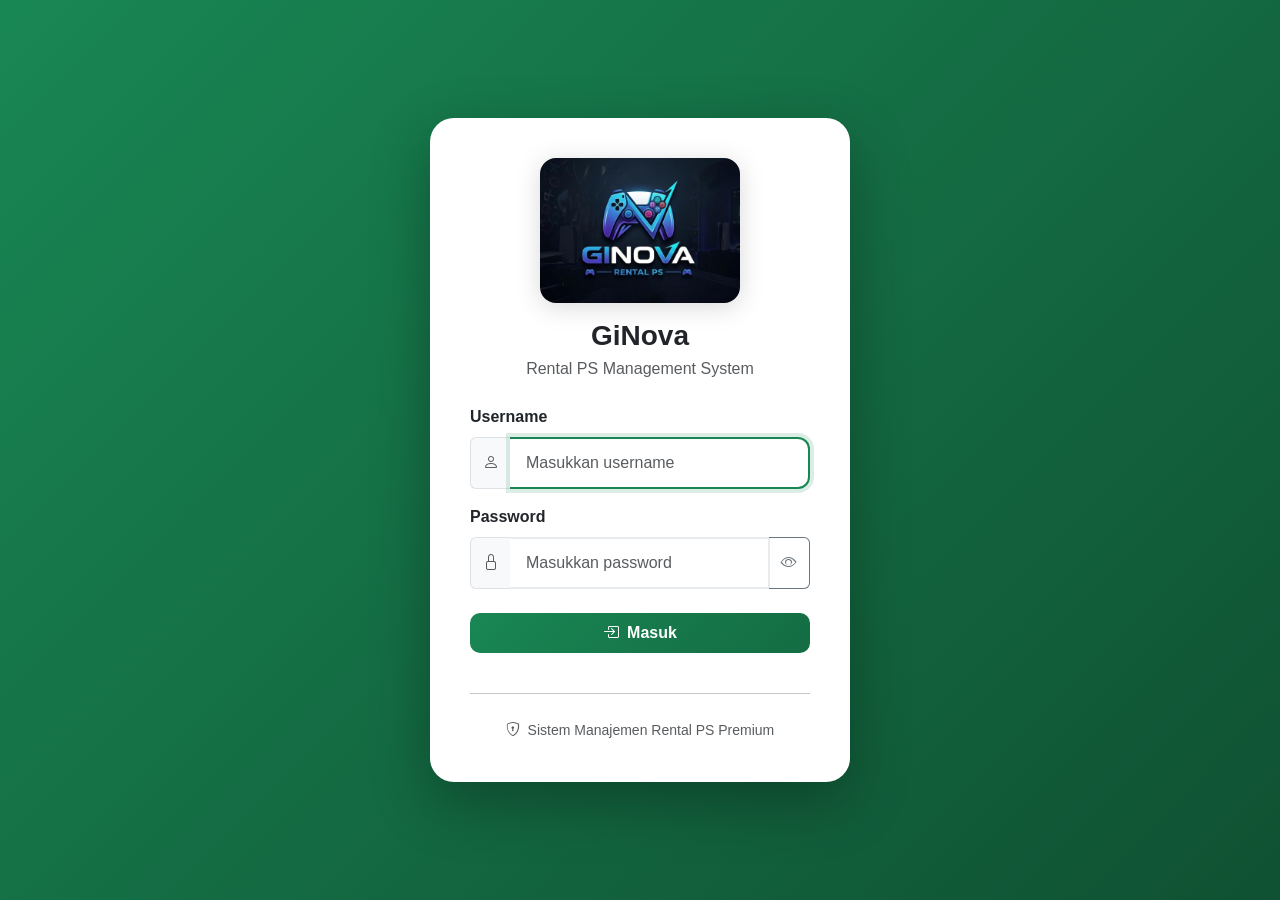
<file: index.html>
<!DOCTYPE html>
<html lang="id">
<head>
  <meta charset="UTF-8">
  <meta name="viewport" content="width=device-width, initial-scale=1.0">
  <meta name="description" content="GiNova Rental PS Management System - Sistem manajemen rental PlayStation premium dengan billing real-time, F&B, laporan keuangan, dan pembayaran QRIS.">
  <meta name="theme-color" content="#146c43">
  <meta name="mobile-web-app-capable" content="yes">
  <meta name="apple-mobile-web-app-capable" content="yes">
  <meta name="apple-mobile-web-app-status-bar-style" content="black-translucent">
  <meta name="apple-mobile-web-app-title" content="GiNova PS">
  <meta name="msapplication-TileColor" content="#146c43">
  <title>Login | GiNova Rental PS</title>
  <link rel="manifest" href="manifest.json">
  <link rel="icon" type="image/jpeg" href="logo_ps.jpeg">
  <link rel="apple-touch-icon" href="logo_ps.jpeg">
  <link rel="preconnect" href="https://cdn.jsdelivr.net">
  <link href="https://cdn.jsdelivr.net/npm/bootstrap@5.3.2/dist/css/bootstrap.min.css" rel="stylesheet">
  <link href="https://cdn.jsdelivr.net/npm/bootstrap-icons@1.11.1/font/bootstrap-icons.css" rel="stylesheet">
  <link rel="stylesheet" href="css/style.css">
</head>

<body>
  <div class="login-container">
    <div class="login-card fade-in">
      <div class="text-center mb-3">
        <img src="logo_ps.jpeg" alt="GiNova" class="login-logo-img">
      </div>
      <h3 class="text-center fw-bold mb-1">GiNova</h3>
      <p class="text-muted text-center mb-4">Rental PS Management System</p>
      
      <form id="loginForm">
        <div class="mb-3">
          <label class="form-label fw-semibold">Username</label>
          <div class="input-group">
            <span class="input-group-text bg-light border-end-0">
              <i class="bi bi-person text-muted"></i>
            </span>
            <input type="text" class="form-control form-control-gn border-start-0" id="username" placeholder="Masukkan username" required>
          </div>
        </div>
        
        <div class="mb-4">
          <label class="form-label fw-semibold">Password</label>
          <div class="input-group">
            <span class="input-group-text bg-light border-end-0">
              <i class="bi bi-lock text-muted"></i>
            </span>
            <input type="password" class="form-control form-control-gn border-start-0" id="password" placeholder="Masukkan password" required>
            <button class="btn btn-outline-secondary border-start-0" type="button" id="togglePassword">
              <i class="bi bi-eye"></i>
            </button>
          </div>
        </div>
        
        <button type="submit" class="btn btn-gn-primary w-100 py-2 mb-3">
          <i class="bi bi-box-arrow-in-right me-2"></i>Masuk
        </button>
        
        <div class="alert alert-danger d-none" id="loginError">
          <i class="bi bi-exclamation-triangle-fill me-2"></i>
          <span id="errorMessage"></span>
        </div>
      </form>
      
      <hr class="my-4">
      
      <div class="text-center">
        <small class="text-muted">
          <i class="bi bi-shield-lock me-1"></i>
          Sistem Manajemen Rental PS Premium
        </small>
      </div>
    </div>
  </div>

  <script src="https://cdn.jsdelivr.net/npm/bootstrap@5.3.2/dist/js/bootstrap.bundle.min.js"></script>
  <script src="js/app.js?v=1"></script>
  <script src="js/auth.js?v=1"></script>
  <script>
    // Handle toggle password visibility
    document.getElementById('togglePassword')?.addEventListener('click', function() {
      const passwordInput = document.getElementById('password');
      const icon = this.querySelector('i');
      if (passwordInput.type === 'password') {
        passwordInput.type = 'text';
        icon.classList.remove('bi-eye');
        icon.classList.add('bi-eye-slash');
      } else {
        passwordInput.type = 'password';
        icon.classList.remove('bi-eye-slash');
        icon.classList.add('bi-eye');
      }
    });

    // Handle login form submission
    document.getElementById('loginForm')?.addEventListener('submit', function(e) {
      e.preventDefault();
      
      const username = document.getElementById('username')?.value.trim();
      const password = document.getElementById('password')?.value;
      const errorDiv = document.getElementById('loginError');
      const errorMessage = document.getElementById('errorMessage');
      const loginBtn = document.querySelector('#loginForm button[type="submit"]');
      
      if (!username || !password) {
        if (errorDiv && errorMessage) {
          errorMessage.textContent = 'Username dan password wajib diisi!';
          errorDiv.classList.remove('d-none');
        }
        return;
      }
      
      if (loginBtn) {
        loginBtn.disabled = true;
        loginBtn.innerHTML = '<span class="spinner-border spinner-border-sm me-2"></span>Memuat...';
      }
      
      // Use sync login
      const result = Auth.loginSync(username, password);
      console.log('[LOGIN] Attempt:', username, result.success ? 'OK' : 'FAILED');
      
      if (result.success) {
        // Success - redirect based on role
        const userRole = result.user.role;
        console.log('[LOGIN] ✅ Success, role:', userRole);
        
        if (userRole === 'admin') {
          window.location.href = 'admin.html';
        } else {
          window.location.href = 'dashboard.html';
        }
      } else {
        // Error - show message
        if (errorDiv && errorMessage) {
          errorMessage.textContent = result.message || 'Username atau password salah!';
          errorDiv.classList.remove('d-none');
        }
        
        if (loginBtn) {
          loginBtn.disabled = false;
          loginBtn.innerHTML = '<i class="bi bi-box-arrow-in-right me-2"></i>Masuk';
        }
        
        console.log('[LOGIN] ❌ Failed:', result.message);
      }
    });

    // Print demo credentials to console
    console.log('%c🎮 GiNova Login Ready', 'color:#198754;font-size:16px;font-weight:bold');
    console.log('%cDemo Accounts:', 'font-weight:bold');
    console.log('%c  admin / admin123 → Admin Panel', 'color:#0d6efd');
    console.log('%c  kasir / kasir123 → Dashboard', 'color:#0d6efd');

    // Auto-focus username field
    document.getElementById('username')?.focus();
  </script>

</body>
</html>
</file>
<file: css/style.css>
/* ============================================
   GINOVA - Rental PS Management System
   Bootstrap 5 Custom Theme (Green & White)
   ============================================ */

:root {
  --gn-primary: #198754;
  --gn-primary-dark: #146c43;
  --gn-primary-light: #d1e7dd;
  --gn-secondary: #f8f9fa;
  --gn-bg: #f1f8f5;
  --gn-card-bg: #ffffff;
  --gn-text-dark: #212529;
  --gn-text-muted: #6c757d;
  --gn-available: #198754;
  --gn-busy: #ffc107;
  --gn-danger: #dc3545;
  --gn-info: #0dcaf0;
}

body {
  background-color: var(--gn-bg);
  background-image: radial-gradient(circle at top left, rgba(25,135,84,0.14), transparent 28%), radial-gradient(circle at bottom right, rgba(13,110,253,0.08), transparent 30%);
  min-height: 100vh;
  font-family: 'Segoe UI', Tahoma, Geneva, Verdana, sans-serif;
  color: var(--gn-text-dark);
}

.dashboard-hero {
  background: rgba(255, 255, 255, 0.92);
  backdrop-filter: blur(16px);
  border-radius: 28px;
  border: 1px solid rgba(25, 135, 84, 0.1);
  box-shadow: 0 22px 60px rgba(16, 97, 63, 0.08);
}

.hero-card {
  background: transparent;
}

.hero-title {
  font-size: clamp(2rem, 2.5vw, 2.6rem);
  font-weight: 700;
}

.hero-subtitle {
  max-width: 660px;
  line-height: 1.7;
}

.hero-actions .btn {
  min-width: 160px;
}

/* Navbar Custom */
.navbar-ginova {
  background: linear-gradient(135deg, var(--gn-primary) 0%, var(--gn-primary-dark) 100%);
  box-shadow: 0 4px 20px rgba(25, 135, 84, 0.4);
  backdrop-filter: blur(10px);
  border-bottom: 1px solid rgba(255, 255, 255, 0.1);
}

.navbar-ginova .navbar-brand {
  color: #ffffff !important;
  font-weight: 700;
  font-size: 1.5rem;
  text-shadow: 0 2px 4px rgba(0, 0, 0, 0.3);
}

.navbar-ginova .navbar-brand img {
  filter: drop-shadow(0 2px 4px rgba(0, 0, 0, 0.3));
}

.navbar-ginova .nav-link {
  color: rgba(255, 255, 255, 0.9) !important;
  font-weight: 500;
  transition: all 0.3s ease;
  position: relative;
}

.navbar-ginova .nav-link:hover {
  color: #ffffff !important;
  transform: translateY(-1px);
}

.navbar-ginova .nav-link.active {
  background: rgba(255, 255, 255, 0.1);
  border-radius: 8px;
  padding: 8px 16px;
}

.navbar-ginova .navbar-toggler {
  border: none;
  background: rgba(255, 255, 255, 0.1);
  border-radius: 8px;
}

.navbar-ginova .navbar-toggler-icon {
  background-image: url("data:image/svg+xml,%3csvg xmlns='http://www.w3.org/2000/svg' viewBox='0 0 30 30'%3e%3cpath stroke='rgba%28255, 255, 255, 0.9%29' stroke-linecap='round' stroke-miterlimit='10' stroke-width='2' d='m4 7h22M4 15h22M4 23h22'/%3e%3c/svg%3e");
}

.navbar-ginova .dropdown-menu {
  background: rgba(255, 255, 255, 0.95);
  backdrop-filter: blur(10px);
  border: 1px solid rgba(25, 135, 84, 0.2);
  border-radius: 12px;
  box-shadow: 0 8px 32px rgba(0, 0, 0, 0.1);
}

.navbar-ginova .dropdown-item {
  color: var(--gn-primary);
  font-weight: 500;
}

.navbar-ginova .dropdown-item:hover {
  background: var(--gn-primary-light);
  color: white;
}

/* Cards */
.gn-card {
  border: 1px solid rgba(25, 135, 84, 0.12);
  border-radius: 24px;
  box-shadow: 0 24px 60px rgba(22, 83, 47, 0.08);
  transition: transform 0.3s ease, box-shadow 0.3s ease;
  background: rgba(255, 255, 255, 0.96);
  overflow: hidden;
}

.gn-card:hover {
  transform: translateY(-6px);
  box-shadow: 0 28px 80px rgba(22, 83, 47, 0.12);
}

.gn-card-header {
  background: transparent;
  border-bottom: 1px solid rgba(25, 135, 84, 0.12);
  padding: 1.4rem 1.5rem;
  font-weight: 700;
}

/* Console Cards */
.console-card {
  border-radius: 22px;
  border: 1px solid rgba(25, 135, 84, 0.12);
  transition: transform 0.3s ease, box-shadow 0.3s ease;
  position: relative;
  overflow: hidden;
  min-height: 280px;
  background-clip: padding-box;
}

.console-card:hover {
  transform: translateY(-4px);
  box-shadow: 0 18px 40px rgba(15, 95, 51, 0.12);
}

.console-card::before {
  content: '';
  position: absolute;
  top: 0;
  left: 0;
  width: 4px;
  height: 100%;
  background: var(--gn-primary);
  transition: width 0.3s ease;
}

.console-card:hover::before {
  width: 8px;
}

.console-card.available {
  border-color: rgba(25, 135, 84, 0.25);
  background: linear-gradient(135deg, #fbfff9 0%, #eaf8ed 100%);
}

.console-card.busy {
  border-color: rgba(255, 193, 7, 0.25);
  background: linear-gradient(135deg, #fffdf5 0%, #fff6e7 100%);
}

.console-card .status-badge {
  position: absolute;
  top: 12px;
  right: 12px;
  font-size: 0.75rem;
  padding: 4px 10px;
  border-radius: 20px;
  font-weight: 600;
}

.status-badge.available {
  background: var(--gn-primary-light);
  color: var(--gn-danger);
}

.status-badge.busy {
  background: #fff3cd;
  color: #856404;
}

/* Timer Display */
.timer-display {
  font-family: 'Courier New', monospace;
  font-size: 1.5rem;
  font-weight: 700;
  letter-spacing: 2px;
  color: var(--gn-danger);
}

.timer-display.warning {
  color: var(--gn-danger); /* Mengubah warna peringatan menjadi merah */
  animation: pulse 1s infinite;
}

@keyframes pulse {
  0%, 100% { opacity: 1; }
  50% { opacity: 0.6; }
}

/* Buttons Custom */
.btn-gn-primary {
  background: linear-gradient(135deg, var(--gn-primary) 0%, var(--gn-primary-dark) 100%);
  border: none;
  color: white;
  border-radius: 10px;
  padding: 10px 24px;
  font-weight: 600;
  transition: all 0.3s ease;
}

.btn-gn-primary:hover {
  transform: translateY(-2px);
  box-shadow: 0 6px 20px rgba(25, 135, 84, 0.4);
  color: white;
}

.btn-gn-outline {
  border: 2px solid var(--gn-primary);
  color: var(--gn-primary);
  background: transparent;
  border-radius: 10px;
  font-weight: 600;
  transition: all 0.3s ease;
}

.btn-gn-outline:hover {
  background: var(--gn-primary);
  color: white;
}

/* Login Page */
.login-container {
  min-height: 100vh;
  display: flex;
  align-items: center;
  justify-content: center;
  background: linear-gradient(135deg, var(--gn-primary) 0%, #0f5132 100%);
  padding: 20px;
}

.login-card {
  background: white;
  border-radius: 24px;
  padding: 40px;
  width: 100%;
  max-width: 420px;
  box-shadow: 0 20px 60px rgba(0, 0, 0, 0.3);
}

.login-logo {
  width: 80px;
  height: 80px;
  background: linear-gradient(135deg, var(--gn-primary) 0%, var(--gn-primary-dark) 100%);
  border-radius: 20px;
  display: flex;
  align-items: center;
  justify-content: center;
  margin: 0 auto 24px;
  color: white;
  font-size: 2rem;
  font-weight: 700;
}

.login-logo-img {
  max-width: 280px;
  width: 100%;
  height: auto;
  display: block;
  margin: 0 auto 16px;
  filter: drop-shadow(0 4px 12px rgba(0,0,0,0.15));
}

/* Form Controls */
.form-control-gn {
  border: 2px solid #e9ecef;
  border-radius: 12px;
  padding: 12px 16px;
  transition: all 0.3s ease;
}

.form-control-gn:focus {
  border-color: var(--gn-primary);
  box-shadow: 0 0 0 4px rgba(25, 135, 84, 0.15);
}

/* Tables */
.gn-table {
  border-collapse: separate;
  border-spacing: 0;
}

.gn-table thead th {
  background: var(--gn-primary);
  color: white;
  font-weight: 600;
  border: none;
  padding: 14px 16px;
}

.gn-table thead th:first-child {
  border-radius: 12px 0 0 0;
}

.gn-table thead th:last-child {
  border-radius: 0 12px 0 0;
}

.gn-table tbody td {
  padding: 14px 18px;
  border-bottom: 1px solid rgba(25, 135, 84, 0.08);
  vertical-align: middle;
}

.gn-table tbody tr:hover {
  background: rgba(25, 135, 84, 0.06);
}

.gn-table thead th {
  border-bottom: 2px solid rgba(25, 135, 84, 0.14);
}

.gn-table {
  border-radius: 20px;
  overflow: hidden;
}

/* Stats Cards */
.stat-card {
  border-radius: 24px;
  padding: 26px 24px;
  color: white;
  position: relative;
  overflow: hidden;
  min-height: 160px;
}

.stat-card::after {
  content: '';
  position: absolute;
  top: -30px;
  right: -30px;
  width: 140px;
  height: 140px;
  background: rgba(255, 255, 255, 0.12);
  border-radius: 50%;
}

.stat-card.primary { background: linear-gradient(135deg, var(--gn-primary) 0%, var(--gn-primary-dark) 100%); }
.stat-card.warning { background: linear-gradient(135deg, #ffc107 0%, #e0a800 100%); color: #212529; }
.stat-card.danger { background: linear-gradient(135deg, #dc3545 0%, #bd2130 100%); }
.stat-card.info { background: linear-gradient(135deg, #0dcaf0 0%, #0aafc4 100%); }

.stat-card .stat-value {
  font-size: 2rem;
  font-weight: 700;
  margin-bottom: 4px;
}

.stat-card .stat-label {
  font-size: 0.875rem;
  opacity: 0.9;
}

/* Modal Custom */
.modal-gn .modal-content {
  border-radius: 24px;
  border: none;
  box-shadow: 0 30px 80px rgba(15, 95, 51, 0.18);
}

.modal-gn .modal-header {
  background: var(--gn-primary-light);
  border-radius: 20px 20px 0 0;
  border-bottom: 1px solid rgba(25, 135, 84, 0.2);
}

.modal-gn .modal-footer {
  border-top: 1px solid rgba(25, 135, 84, 0.1);
}

/* Receipt / Nota */
.receipt {
  background: white;
  border: 1px dashed #ccc;
  padding: 24px;
  max-width: 320px;
  margin: 0 auto;
  font-family: 'Courier New', monospace;
}

.receipt-header {
  text-align: center;
  border-bottom: 1px dashed #ccc;
  padding-bottom: 12px;
  margin-bottom: 12px;
}

.receipt-header h4 {
  margin: 0;
  font-weight: 700;
}

.receipt-line {
  display: flex;
  justify-content: space-between;
  padding: 4px 0;
}

.receipt-total {
  border-top: 1px dashed #ccc;
  margin-top: 12px;
  padding-top: 12px;
  font-weight: 700;
  font-size: 1.1rem;
}

/* Animations */
.fade-in {
  animation: fadeIn 0.4s ease;
}

@keyframes fadeIn {
  from { opacity: 0; transform: translateY(10px); }
  to { opacity: 1; transform: translateY(0); }
}

.slide-in {
  animation: slideIn 0.3s ease;
}

@keyframes slideIn {
  from { opacity: 0; transform: translateX(-20px); }
  to { opacity: 1; transform: translateX(0); }
}

/* Scrollbar Custom */
::-webkit-scrollbar {
  width: 8px;
}

::-webkit-scrollbar-track {
  background: var(--gn-bg);
}

::-webkit-scrollbar-thumb {
  background: var(--gn-primary);
  border-radius: 4px;
}

::-webkit-scrollbar-thumb:hover {
  background: var(--gn-primary-dark);
}

/* Print Styles */
@media print {
  .no-print {
    display: none !important;
  }
  .receipt {
    border: none;
    box-shadow: none;
  }
  body {
    background: white;
  }
}

/* ============================================
   REPEATING ALARM SYSTEM (5min/1min)
   ============================================ */
.alarm-container.repeating-alarm .alarm-box,
.console-card.alarm-state,
.timer-display.alarm-state,
body.global-alarm {
  animation: alarmFlash 0.8s infinite alternate;
}

@keyframes alarmFlash {
  0% { 
    opacity: 1;
    background-color: rgba(220, 53, 69, 0.1);
    box-shadow: 0 0 0 0 rgba(220, 53, 69, 0.4);
  }
  100% { 
    opacity: 0.8;
    background-color: rgba(220, 53, 69, 0.25);
    box-shadow: 0 0 20px 5px rgba(220, 53, 69, 0.6);
    transform: scale(1.02);
  }
}

body.global-alarm {
  animation-duration: 0.2s;
}

/* ============================================
   ALARM NOTIFICATION SYSTEM
   ============================================ */
.alarm-container {
  position: fixed;

  top: 80px;
  right: 20px;
  z-index: 9999;
  animation: alarmSlideIn 0.5s ease;
}

.alarm-box {
  background: linear-gradient(135deg, #dc3545 0%, #bd2130 100%);
  color: white;
  padding: 16px 24px;
  border-radius: 16px;
  box-shadow: 0 10px 40px rgba(220, 53, 69, 0.4);
  display: flex;
  align-items: center;
  gap: 16px;
  min-width: 320px;
}

.alarm-icon {
  font-size: 2rem;
  animation: alarmPulse 1s infinite;
}

@keyframes alarmPulse {
  0%, 100% { transform: scale(1); opacity: 1; }
  50% { transform: scale(1.2); opacity: 0.8; }
}

@keyframes alarmSlideIn {
  from { transform: translateX(100%); opacity: 0; }
  to { transform: translateX(0); opacity: 1; }
}

/* Console card alarm state */
.console-card.alarm {
  animation: consoleAlarm 0.8s infinite;
  border-color: #dc3545 !important;
  background: linear-gradient(135deg, #ffffff 0%, #f8d7da 100%) !important;
}

@keyframes consoleAlarm {
  0%, 100% { box-shadow: 0 0 0 0 rgba(220, 53, 69, 0.7); }
  50% { box-shadow: 0 0 20px 5px rgba(220, 53, 69, 0.4); }
}

/* Timer display alarm */
.timer-display.alarm {
  color: #dc3545 !important;
  animation: alarmPulse 1s infinite;
}

/* ============================================
   VOID AUDIT TABLE STYLES
   ============================================ */
.void-audit-table thead th {
  background: linear-gradient(135deg, #dc3545 0%, #bd2130 100%);
  color: white;
  font-weight: 600;
  border: none;
  padding: 14px 16px;
}

.void-audit-table thead th:first-child {
  border-radius: 12px 0 0 0;
}

.void-audit-table thead th:last-child {
  border-radius: 0 12px 0 0;
}

.void-audit-table tbody tr:hover {
  background: rgba(220, 53, 69, 0.05);
}

.void-audit-table tfoot td {
  background: #f8f9fa;
  border-top: 2px solid #dc3545;
}

/* ============================================
   VOID / PEMBATALAN STYLES
   ============================================ */
.item-void {
  text-decoration: line-through;
  opacity: 0.6;
  color: #dc3545;
}

.badge-void {
  background: #dc3545;
  color: white;
  font-size: 0.65rem;
  padding: 2px 6px;
  border-radius: 4px;
  margin-left: 4px;
  font-weight: 600;
}

.receipt-item-void {
  text-decoration: line-through;
  opacity: 0.5;
  color: #dc3545;
  font-size: 0.85rem;
}

.void-audit-card {
  border-left: 4px solid #dc3545;
  background: #fff5f5;
}

/* Guest F&B Only Badge */
.guest-badge {
  display: inline-flex;
  align-items: center;
  gap: 0.35rem;
  background: linear-gradient(135deg, #0dcaf0 0%, #0aafc4 100%);
  color: white;
  border-radius: 12px;
  padding: 0.45rem 0.9rem;
  font-size: 0.82rem;
  font-weight: 600;
  margin-bottom: 0.8rem;
}

.console-card.guest-fnb {
  border-color: rgba(13, 202, 240, 0.3);
  background: linear-gradient(135deg, #f0fdff 0%, #e6f9fc 100%);
}

.console-card.guest-fnb::before {
  background: var(--gn-info);
}

/* Customer name badge */
.customer-name-badge {
  background: linear-gradient(135deg, var(--gn-primary) 0%, var(--gn-primary-dark) 100%);
  color: white;
  font-size: 0.8rem;
  padding: 4px 10px;
  border-radius: 20px;
  font-weight: 600;
  display: inline-block;
  margin-bottom: 8px;
}

/* F&B item list in console card */
.fnb-mini-list {
  font-size: 0.75rem;
  color: var(--gn-text-muted);
  margin-top: 4px;
}

.fnb-mini-list .fnb-item {
  display: inline-block;
  background: rgba(25, 135, 84, 0.1);
  padding: 2px 6px;
  border-radius: 4px;
  margin-right: 4px;
  margin-bottom: 2px;
}

.fnb-mini-list .fnb-item.void {
  background: rgba(220, 53, 69, 0.1);
  color: #dc3545;
  text-decoration: line-through;
}

/* Manage F&B modal item row */
.fnb-manage-item {
  display: flex;
  justify-content: space-between;
  align-items: center;
  padding: 10px 14px;
  border: 1px solid #e9ecef;
  border-radius: 10px;
  margin-bottom: 8px;
  background: white;
}

.fnb-manage-item.voided {
  background: #f8f9fa;
  border-color: #dc3545;
}

/* Responsive Adjustments */
@media (max-width: 768px) {
  .login-card {
    padding: 24px;
  }
  
  .timer-display {
    font-size: 1.2rem;
  }
  
  .stat-card .stat-value {
    font-size: 1.5rem;
  }
  
  .alarm-box {
    min-width: 260px;
    padding: 12px 16px;
  }
  
  .alarm-container {
    right: 10px;
    left: 10px;
  }
}

/* ============================================
   LOGO GINOVA BRANDING STYLES
   ============================================ */

/* Logo melingkar untuk avatar profil */
.avatar-logo {
  width: 36px;
  height: 36px;
  border-radius: 50%;
  object-fit: cover;
  border: 2px solid #ffffff;
  box-shadow: 0 0 0 2px rgba(25, 135, 84, 0.3);
  transition: all 0.3s ease;
}

.avatar-logo:hover {
  transform: scale(1.1);
  box-shadow: 0 0 0 3px rgba(25, 135, 84, 0.5);
}

/* Logo di navbar / header brand */
.brand-logo-nav {
  max-height: 48px;
  width: auto;
  object-fit: contain;
  border-radius: 8px;
}

.navbar-ginova .navbar-brand img {
  max-height: 40px;
  width: auto;
  margin-right: 12px;
  filter: drop-shadow(0 2px 4px rgba(0, 0, 0, 0.3));
}

/* Logo di sidebar brand */
.sidebar-brand img.brand-logo-nav {
  max-height: 48px;
  width: auto;
  border-radius: 8px;
}

/* Logo kecil di samping welcome message / judul halaman */
.welcome-logo {
  width: 32px;
  height: 32px;
  border-radius: 50%;
  object-fit: cover;
  border: 2px solid rgba(25, 135, 84, 0.3);
  margin-right: 8px;
  vertical-align: middle;
}

/* Logo di login page */
.login-logo-img {
  max-width: 200px;
  width: 100%;
  height: auto;
  display: block;
  margin: 0 auto 16px;
  border-radius: 16px;
  filter: drop-shadow(0 4px 12px rgba(0,0,0,0.15));
}

/* Responsif logo */
@media (max-width: 768px) {
  .avatar-logo {
    width: 32px;
    height: 32px;
  }
  .brand-logo-nav {
    max-height: 38px;
  }
  .sidebar-brand img.brand-logo-nav {
    max-height: 38px;
  }
  .welcome-logo {
    width: 28px;
    height: 28px;
  }
  .login-logo-img {
    max-width: 160px;
  }
}

/* ============================================
   PREMIUM ADMIN DASHBOARD STYLES
   ============================================ */

/* Dark Mode */
body.dark-mode {
  background: #0f172a;
  background-image: radial-gradient(circle at top left, rgba(16,185,129,0.08), transparent 28%), radial-gradient(circle at bottom right, rgba(56,189,248,0.05), transparent 30%);
  color: #e2e8f0;
}

body.dark-mode .gn-card {
  background: rgba(30, 41, 59, 0.96);
  border-color: rgba(148, 163, 184, 0.12);
  box-shadow: 0 24px 60px rgba(0, 0, 0, 0.25);
}

body.dark-mode .gn-card:hover {
  box-shadow: 0 28px 80px rgba(0, 0, 0, 0.35);
}

body.dark-mode .gn-card-header {
  border-bottom-color: rgba(148, 163, 184, 0.12);
  color: #f1f5f9;
}

body.dark-mode .dashboard-hero {
  background: rgba(30, 41, 59, 0.92);
  border-color: rgba(148, 163, 184, 0.12);
}

body.dark-mode .hero-subtitle {
  color: #94a3b8 !important;
}

body.dark-mode .form-control-gn {
  background: #1e293b;
  border-color: #334155;
  color: #e2e8f0;
}

body.dark-mode .form-control-gn:focus {
  border-color: var(--gn-primary);
  box-shadow: 0 0 0 4px rgba(25, 135, 84, 0.25);
}

body.dark-mode .table {
  color: #e2e8f0;
}

body.dark-mode .gn-table tbody tr:hover {
  background: rgba(25, 135, 84, 0.1);
}

body.dark-mode .text-muted {
  color: #94a3b8 !important;
}

body.dark-mode .dropdown-menu {
  background: #1e293b;
  border-color: #334155;
}

body.dark-mode .dropdown-item {
  color: #e2e8f0;
}

body.dark-mode .dropdown-item:hover {
  background: #334155;
}

body.dark-mode .dropdown-divider {
  border-color: #334155;
}

/* Admin Sidebar */
.admin-sidebar {
  position: fixed;
  top: 0;
  left: 0;
  width: 260px;
  height: 100vh;
  background: linear-gradient(180deg, #0f5132 0%, #146c43 100%);
  color: white;
  z-index: 1040;
  display: flex;
  flex-direction: column;
  transition: transform 0.3s ease;
  box-shadow: 4px 0 20px rgba(0,0,0,0.15);
}

.sidebar-brand {
  padding: 24px 20px;
  display: flex;
  align-items: center;
  gap: 12px;
  border-bottom: 1px solid rgba(255,255,255,0.1);
}

.sidebar-brand img {
  max-height: 48px;
  width: auto;
  display: block;
}

.brand-text {
  min-width: 0;
  overflow: hidden;
}

.brand-title {
  font-weight: 700;
  font-size: 1.25rem;
  line-height: 1;
  white-space: nowrap;
  overflow: hidden;
  text-overflow: ellipsis;
}

.brand-subtitle {
  font-size: 0.75rem;
  opacity: 0.8;
  letter-spacing: 0.5px;
  text-transform: uppercase;
  white-space: nowrap;
  overflow: hidden;
  text-overflow: ellipsis;
}

.sidebar-nav {
  flex: 1;
  padding: 16px 12px;
  overflow-y: auto;
}

.sidebar-nav .nav-link {
  display: flex;
  align-items: center;
  gap: 12px;
  padding: 12px 16px;
  color: rgba(255,255,255,0.85);
  text-decoration: none;
  border-radius: 12px;
  margin-bottom: 4px;
  transition: all 0.2s ease;
  font-weight: 500;
}

.sidebar-nav .nav-link:hover,
.sidebar-nav .nav-link.active {
  background: rgba(255,255,255,0.15);
  color: white;
  transform: translateX(4px);
}

.sidebar-nav .nav-link i {
  font-size: 1.2rem;
  width: 24px;
  text-align: center;
}

.sidebar-footer {
  padding: 16px 12px;
  border-top: 1px solid rgba(255,255,255,0.1);
}

.sidebar-footer .nav-link {
  display: flex;
  align-items: center;
  gap: 12px;
  padding: 10px 16px;
  color: rgba(255,255,255,0.85);
  text-decoration: none;
  border-radius: 12px;
  margin-bottom: 4px;
  transition: all 0.2s ease;
  font-weight: 500;
}

.sidebar-footer .nav-link:hover {
  background: rgba(255,255,255,0.15);
  color: white;
}

.sidebar-overlay {
  position: fixed;
  top: 0;
  left: 0;
  width: 100%;
  height: 100%;
  background: rgba(0,0,0,0.5);
  z-index: 1035;
}

@media (max-width: 991px) {
  .admin-sidebar {
    transform: translateX(-100%);
  }
  .admin-sidebar.show {
    transform: translateX(0);
  }
}

/* Admin Main */
.admin-main {
  margin-left: 260px;
  min-height: 100vh;
  display: flex;
  flex-direction: column;
}

@media (max-width: 991px) {
  .admin-main {
    margin-left: 0;
  }
}

/* Admin Header */
.admin-header {
  position: sticky;
  top: 0;
  z-index: 1020;
  background: rgba(255, 255, 255, 0.92);
  backdrop-filter: blur(16px);
  border-bottom: 1px solid rgba(25, 135, 84, 0.1);
  padding: 12px 24px;
  display: flex;
  align-items: center;
  justify-content: space-between;
}

body.dark-mode .admin-header {
  background: rgba(15, 23, 42, 0.92);
  border-bottom-color: rgba(148, 163, 184, 0.12);
}

.header-clock {
  font-family: 'Courier New', monospace;
  font-weight: 700;
  font-size: 1rem;
  color: var(--gn-primary);
  background: rgba(25, 135, 84, 0.1);
  padding: 6px 14px;
  border-radius: 10px;
}

body.dark-mode .header-clock {
  color: #10b981;
  background: rgba(16, 185, 129, 0.15);
}

.avatar-circle {
  width: 36px;
  height: 36px;
  border-radius: 50%;
  display: flex;
  align-items: center;
  justify-content: center;
  font-size: 1rem;
}

.premium-badge {
  background: linear-gradient(135deg, #f59e0b 0%, #d97706 100%);
  color: white;
  font-size: 0.7rem;
  font-weight: 700;
  padding: 4px 10px;
  border-radius: 20px;
  letter-spacing: 0.5px;
}

/* Admin Content */
.admin-content {
  padding: 24px;
  flex: 1;
}

/* Fade Up Animation */
.fade-up {
  animation: fadeUp 0.5s ease;
}

@keyframes fadeUp {
  from { opacity: 0; transform: translateY(20px); }
  to { opacity: 1; transform: translateY(0); }
}

/* Toast Container */
.toast-container-premium {
  position: fixed;
  top: 20px;
  right: 20px;
  z-index: 9999;
  display: flex;
  flex-direction: column;
  gap: 10px;
  max-width: 380px;
}

.gn-toast {
  background: white;
  border-radius: 16px;
  padding: 14px 18px;
  box-shadow: 0 10px 40px rgba(0,0,0,0.12);
  display: flex;
  align-items: center;
  gap: 12px;
  animation: toastSlideIn 0.4s ease;
  border-left: 4px solid var(--gn-primary);
}

.gn-toast.removing {
  animation: toastSlideOut 0.35s ease forwards;
}

.gn-toast.error { border-left-color: #dc3545; }
.gn-toast.warning { border-left-color: #ffc107; }
.gn-toast.info { border-left-color: #0dcaf0; }

body.dark-mode .gn-toast {
  background: #1e293b;
  color: #e2e8f0;
  box-shadow: 0 10px 40px rgba(0,0,0,0.3);
}

@keyframes toastSlideIn {
  from { transform: translateX(100%); opacity: 0; }
  to { transform: translateX(0); opacity: 1; }
}

@keyframes toastSlideOut {
  from { transform: translateX(0); opacity: 1; }
  to { transform: translateX(100%); opacity: 0; }
}

/* Skeleton Loader */
.skeleton {
  background: linear-gradient(90deg, #e9ecef 25%, #f8f9fa 50%, #e9ecef 75%);
  background-size: 200% 100%;
  animation: skeletonShimmer 1.5s infinite;
  border-radius: 8px;
}

body.dark-mode .skeleton {
  background: linear-gradient(90deg, #334155 25%, #475569 50%, #334155 75%);
  background-size: 200% 100%;
}

@keyframes skeletonShimmer {
  0% { background-position: 200% 0; }
  100% { background-position: -200% 0; }
}

/* Export Button */
.btn-export {
  background: linear-gradient(135deg, #217346 0%, #1a5c38 100%);
  color: white;
  border: none;
  border-radius: 10px;
  padding: 10px 20px;
  font-weight: 600;
  transition: all 0.3s ease;
}

.btn-export:hover {
  transform: translateY(-2px);
  box-shadow: 0 6px 20px rgba(33, 115, 70, 0.4);
  color: white;
}

/* Chart Glow */
.chart-glow {
  position: relative;
}

.chart-glow::after {
  content: '';
  position: absolute;
  top: 50%;
  left: 50%;
  transform: translate(-50%, -50%);
  width: 80%;
  height: 80%;
  background: radial-gradient(circle, rgba(25,135,84,0.06) 0%, transparent 70%);
  pointer-events: none;
  z-index: 0;
}

body.dark-mode .chart-glow::after {
  background: radial-gradient(circle, rgba(16,185,129,0.04) 0%, transparent 70%);
}

/* Modal Scale In */
.modal-gn .modal-content {
  animation: modalScaleIn 0.3s ease;
}

@keyframes modalScaleIn {
  from { opacity: 0; transform: scale(0.95); }
  to { opacity: 1; transform: scale(1); }
}

/* Dropdown Toggle Fix */
.dropdown-toggle::after {
  display: none;
}

/* ============================================
   BILL / STRUK MODERN STYLES
   ============================================ */

.bill-card {
  background: linear-gradient(180deg, #ffffff 0%, #f8fffb 100%);
  border: 1px solid rgba(25, 135, 84, 0.15);
  border-radius: 20px;
  padding: 1.5rem;
  box-shadow: 0 12px 36px rgba(15, 95, 51, 0.08);
  max-width: 420px;
  margin: 0 auto;
  font-family: 'Inter', 'Segoe UI', system-ui, sans-serif;
}

.bill-header {
  padding-bottom: 0.5rem;
}

.bill-logo {
  width: 56px;
  height: 56px;
  border-radius: 14px;
  object-fit: cover;
  margin-bottom: 0.5rem;
  box-shadow: 0 4px 12px rgba(0,0,0,0.1);
}

.bill-divider {
  border-top: 1px dashed rgba(25, 135, 84, 0.2);
  margin: 0.75rem 0;
}

.bill-customer {
  font-size: 0.9rem;
}

.bill-section {
  margin-bottom: 0.5rem;
}

.bill-section-title {
  font-size: 0.75rem;
  font-weight: 700;
  letter-spacing: 1px;
  text-transform: uppercase;
  color: var(--gn-primary);
  margin-bottom: 0.5rem;
}

.bill-item {
  display: flex;
  justify-content: space-between;
  align-items: center;
  padding: 4px 0;
  font-size: 0.9rem;
}

.bill-item span:first-child {
  color: var(--gn-text-muted);
}

.bill-item span:last-child {
  font-weight: 600;
  color: var(--gn-text-dark);
}

.bill-subtotal {
  border-top: 1px solid rgba(25, 135, 84, 0.1);
  margin-top: 0.4rem;
  padding-top: 0.5rem;
}

.bill-subtotal span:first-child {
  font-weight: 600;
  color: var(--gn-text-dark);
}

.bill-total {
  font-size: 1.1rem;
  font-weight: 800;
  padding: 0.75rem 0;
}

.bill-total span:first-child {
  color: var(--gn-primary-dark);
}

.bill-total span:last-child {
  color: var(--gn-primary);
  font-size: 1.2rem;
}

.bill-payment-section {
  background: rgba(25, 135, 84, 0.03);
  border-radius: 12px;
  padding: 0.75rem;
  margin-top: 0.5rem;
}

.bill-status-lunas {
  display: inline-flex;
  align-items: center;
  background: linear-gradient(135deg, #198754 0%, #146c43 100%);
  color: white;
  font-size: 0.9rem;
  font-weight: 700;
  letter-spacing: 2px;
  padding: 6px 18px;
  border-radius: 999px;
  box-shadow: 0 4px 14px rgba(25, 135, 84, 0.3);
}

.bill-status-pending {
  display: inline-flex;
  align-items: center;
  background: rgba(13, 110, 253, 0.12);
  color: #0d6efd;
  font-size: 0.85rem;
  font-weight: 700;
  letter-spacing: 1px;
  padding: 6px 14px;
  border-radius: 999px;
}

body.dark-mode .bill-card {
  background: linear-gradient(180deg, #1e293b 0%, #0f172a 100%);
  border-color: rgba(148, 163, 184, 0.15);
}

body.dark-mode .bill-item span:first-child {
  color: #94a3b8;
}

body.dark-mode .bill-item span:last-child {
  color: #f1f5f9;
}

body.dark-mode .bill-section-title {
  color: #34d399;
}

body.dark-mode .bill-total span:first-child {
  color: #34d399;
}

body.dark-mode .bill-total span:last-child {
  color: #34d399;
}

@media print {
  @page { size: 80mm auto; margin: 0; }
  body * { visibility: hidden; }
  #billCard, #billCard * { visibility: visible; }
  #billCard {
    position: absolute; left: 0; top: 0; width: 100%; max-width: 300px;
    margin: 0 auto; box-shadow: none; border: none; padding: 0.5rem;
    font-family: 'Courier New', monospace; font-size: 11px;
    background: white !important;
  }
  .bill-logo { width: 48px; height: 48px; display: block; margin: 0 auto 4px; }
  .bill-divider { border-top: 1px dashed #000; margin: 6px 0; }
  .bill-section-title { font-size: 10px; letter-spacing: 0.5px; }
  .bill-item { font-size: 11px; padding: 2px 0; }
  .bill-total { font-size: 12px; font-weight: 700; }
  .bill-status-lunas {
    background: #000 !important; color: #fff !important;
    -webkit-print-color-adjust: exact; print-color-adjust: exact;
    font-size: 11px; padding: 4px 12px;
  }
  .bill-footer { font-size: 9px; margin-top: 8px; }
  .no-print, .modal-footer, .modal-header, .btn, .form-label,
  .form-control, .alert:not(.bill-status-lunas), #cashPaymentForm, #qrisPaymentForm,
  #billStatusPending, #btnCompletePayment, #btnPrintReceipt {
    display: none !important;
  }
  #billPaymentSection { display: block !important; }
  #billChangeRow { display: flex !important; }
}

/* ============================================
   ADMIN DASHBOARD SUMMARY CARDS
   ============================================ */
.dashboard-summary-grid {
  display: grid;
  grid-template-columns: repeat(auto-fit, minmax(240px, 1fr));
  gap: 1.5rem;
}

.summary-card {
  background: rgba(255,255,255,0.96);
  border: 1px solid rgba(25,135,84,0.12);
  border-radius: 24px;
  padding: 1.5rem;
  display: flex;
  align-items: center;
  gap: 1rem;
  box-shadow: 0 12px 36px rgba(15,95,51,0.08);
  transition: transform 0.3s ease, box-shadow 0.3s ease;
}

.summary-card:hover {
  transform: translateY(-4px);
  box-shadow: 0 18px 48px rgba(15,95,51,0.14);
}

.summary-icon {
  width: 56px;
  height: 56px;
  border-radius: 16px;
  display: flex;
  align-items: center;
  justify-content: center;
  font-size: 1.5rem;
  flex-shrink: 0;
}

.summary-card:nth-child(1) .summary-icon { background: rgba(25,135,84,0.12); color: #198754; }
.summary-card:nth-child(2) .summary-icon { background: rgba(13,110,253,0.12); color: #0d6efd; }
.summary-card:nth-child(3) .summary-icon { background: rgba(255,193,7,0.15); color: #856404; }
.summary-card:nth-child(4) .summary-icon { background: rgba(13,202,240,0.12); color: #0dcaf0; }

.summary-content { flex: 1; min-width: 0; }

.summary-value {
  font-size: 1.5rem;
  font-weight: 700;
  color: var(--gn-text-dark);
  line-height: 1.2;
}

.summary-label {
  font-size: 0.875rem;
  color: var(--gn-text-muted);
  margin-top: 2px;
}

.summary-subtext {
  font-size: 0.8rem;
  margin-top: 4px;
}

body.dark-mode .summary-card {
  background: rgba(30,41,59,0.96);
  border-color: rgba(148,163,184,0.12);
}

body.dark-mode .summary-value { color: #f1f5f9; }
body.dark-mode .summary-label { color: #94a3b8; }

/* ============================================
   CONSOLE CARD ACTION BUTTONS (MODERN & BRIGHT)
   ============================================ */
.card-actions {
  display: flex;
  flex-direction: column;
  gap: 8px;
}

.card-actions .btn {
  font-weight: 800 !important;
  text-transform: uppercase;
  font-size: 0.75rem;
  letter-spacing: 0.8px;
  border: none;
  padding: 10px 12px;
  border-radius: 12px;
  width: 100%;
  display: flex;
  align-items: center;
  justify-content: center;
  transition: all 0.2s ease;
  box-shadow: 0 4px 12px rgba(0,0,0,0.25);
}

.card-actions .btn:hover {
  transform: scale(1.02);
  filter: brightness(1.2);
  box-shadow: 0 6px 16px rgba(0,0,0,0.4);
}

.btn-action-fnb { background: #0dcaf0 !important; color: #000 !important; } /* Cyan Cerah */
.btn-action-extend { background: #ffc107 !important; color: #000 !important; } /* Kuning Cerah */
.btn-action-bill { background: #198754 !important; color: #fff !important; } /* Hijau Sukses */
.btn-action-start { background: #0d6efd !important; color: #fff !important; } /* Biru Primary */

/* ============================================
   PRINTING ANIMATION STYLES
   ============================================ */
.printer-slot {
  width: 100%;
  height: 12px;
  background: #334155;
  border-radius: 6px 6px 0 0;
  position: relative;
  margin-bottom: -4px;
  z-index: 10;
  box-shadow: inset 0 -2px 4px rgba(0,0,0,0.5);
}

.receipt-animation-wrapper {
  overflow: hidden;
  padding-top: 4px;
  perspective: 1000px;
}

.receipt-paper-anim {
  background: white;
  padding: 15px;
  border: 1px solid #e2e8f0;
  border-top: none;
  box-shadow: 0 10px 15px -3px rgba(0, 0, 0, 0.1);
  transform: translateY(-100%);
  animation: paper-slide-out 2s cubic-bezier(0.4, 0, 0.2, 1) forwards;
  font-family: 'Courier New', monospace;
  font-size: 0.75rem;
  color: #334155;
}

@keyframes paper-slide-out {
  0% { transform: translateY(-100%); opacity: 0; }
  20% { opacity: 1; }
  100% { transform: translateY(0); opacity: 1; }
}

body.dark-mode .receipt-paper-anim {
  background: #f8fafc;
  color: #0f172a;
}

/* Responsive */
@media (max-width: 768px) {
  .dashboard-summary-grid { grid-template-columns: 1fr; }
}
</file>
